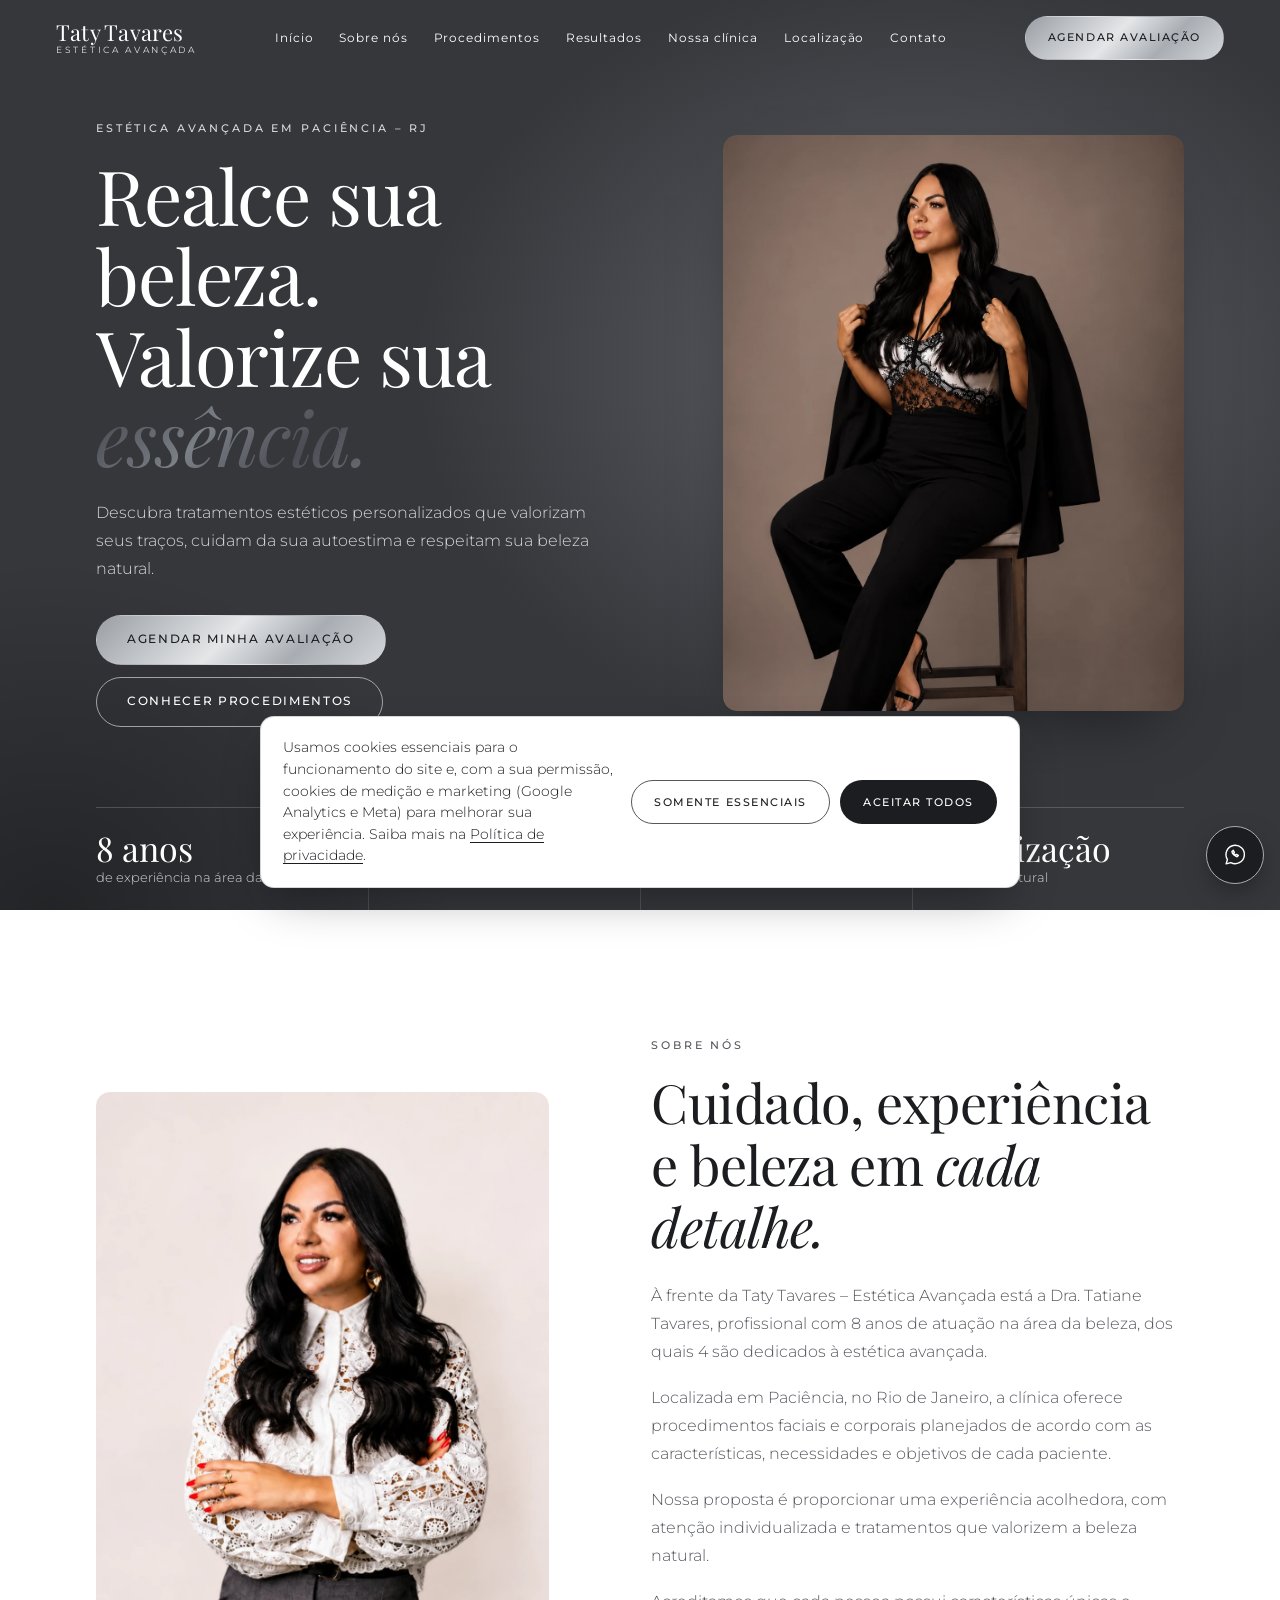
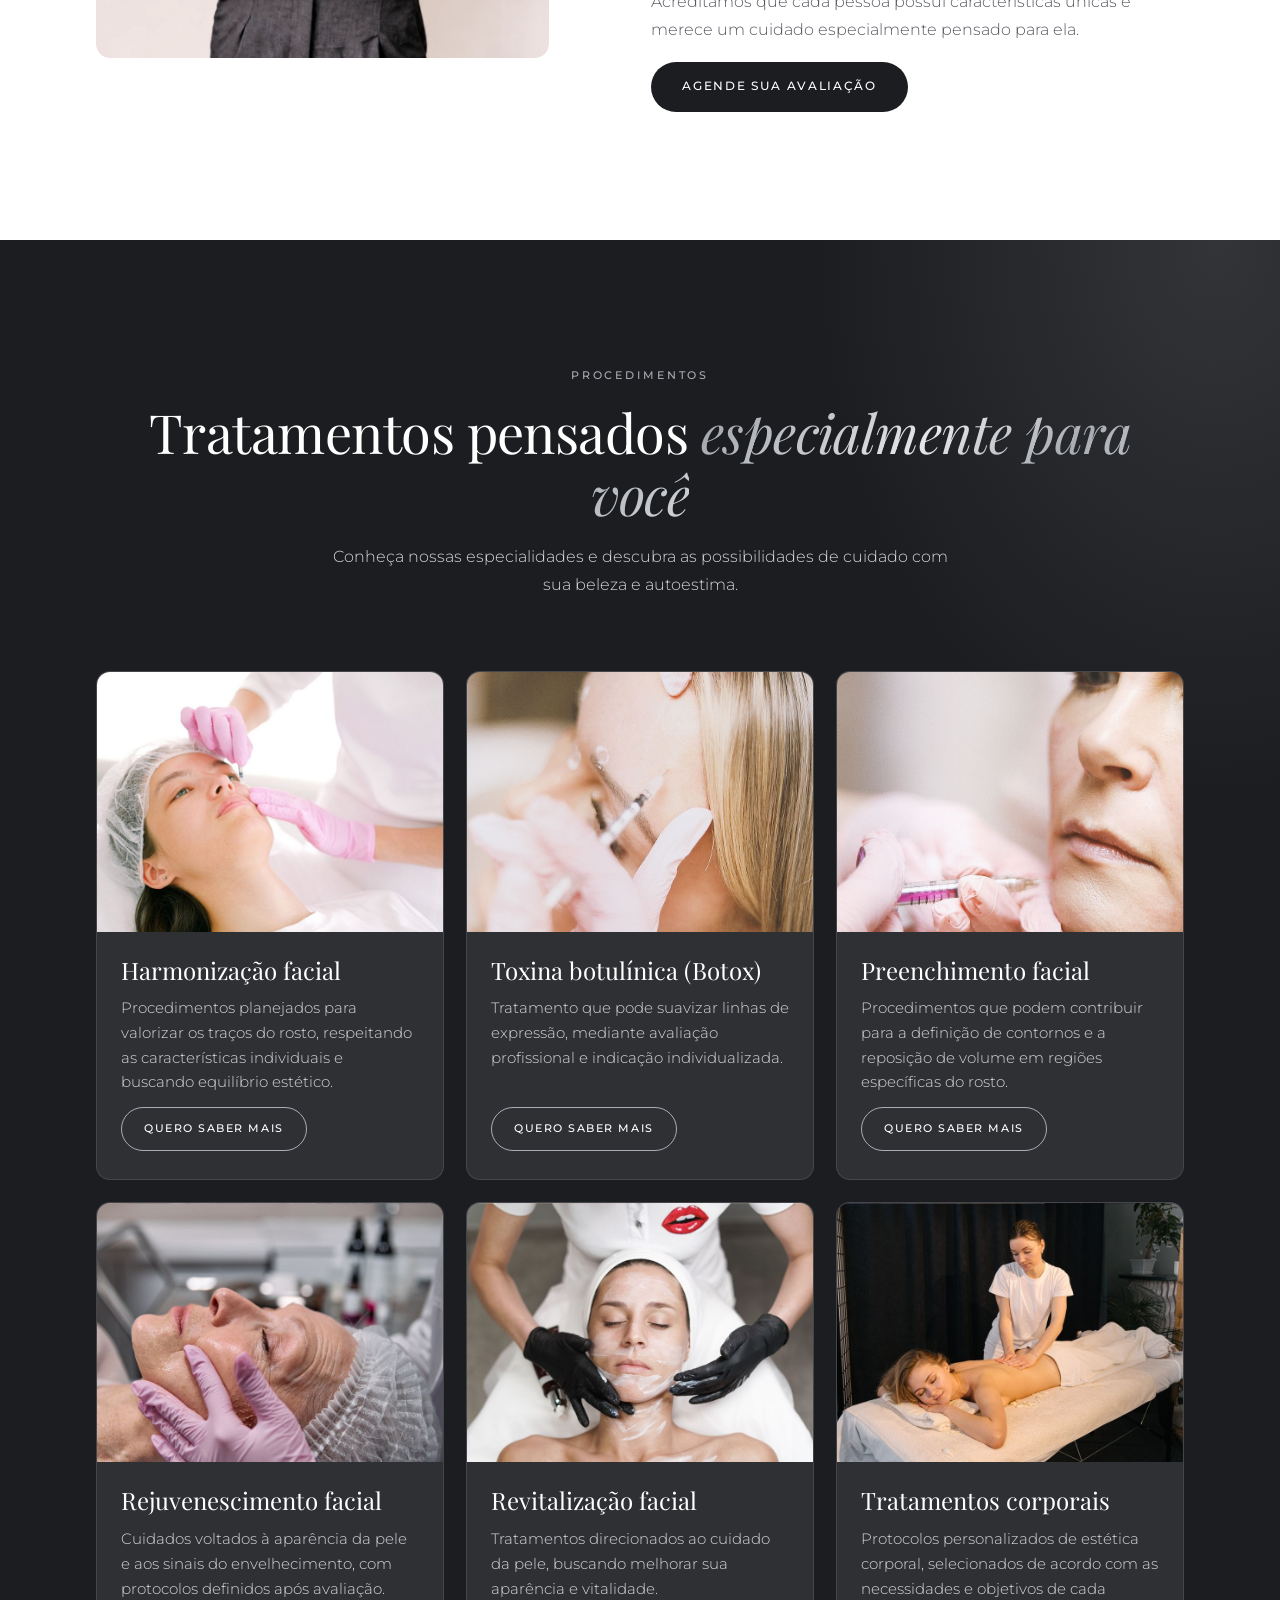
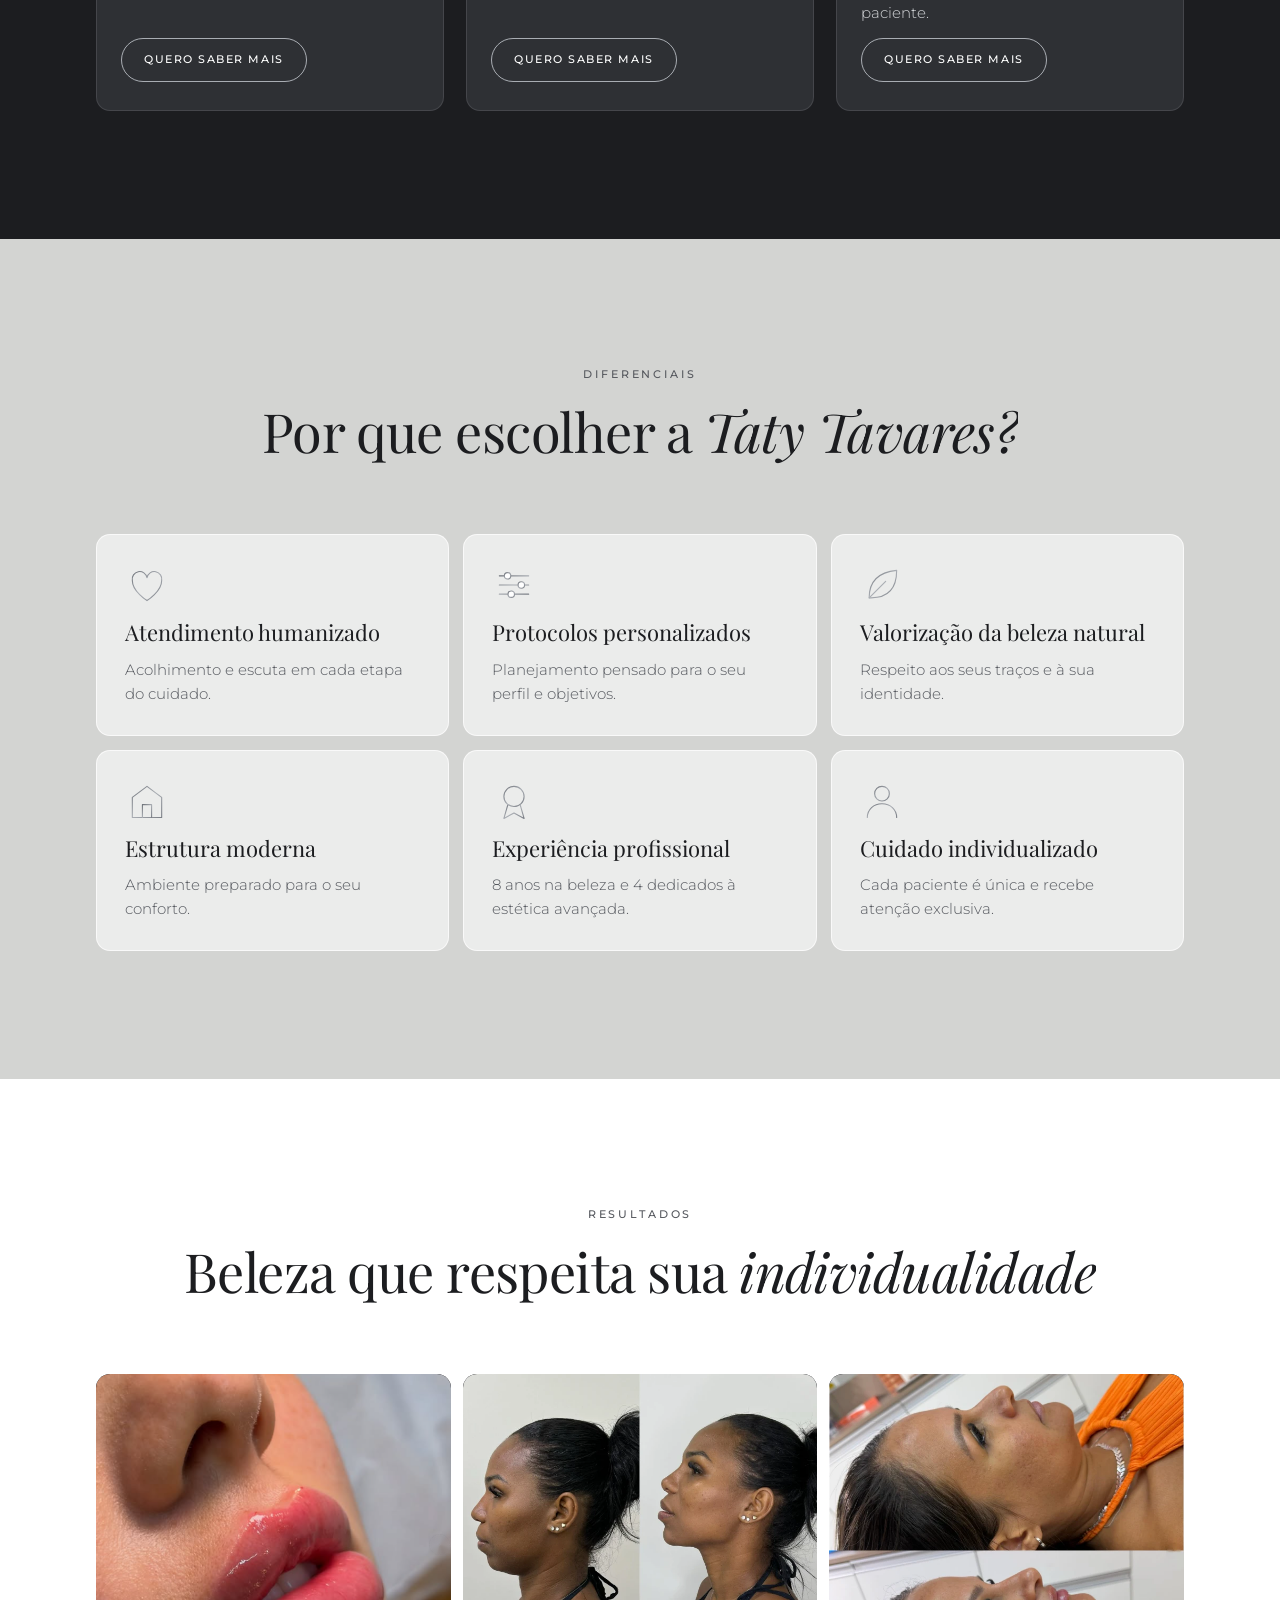
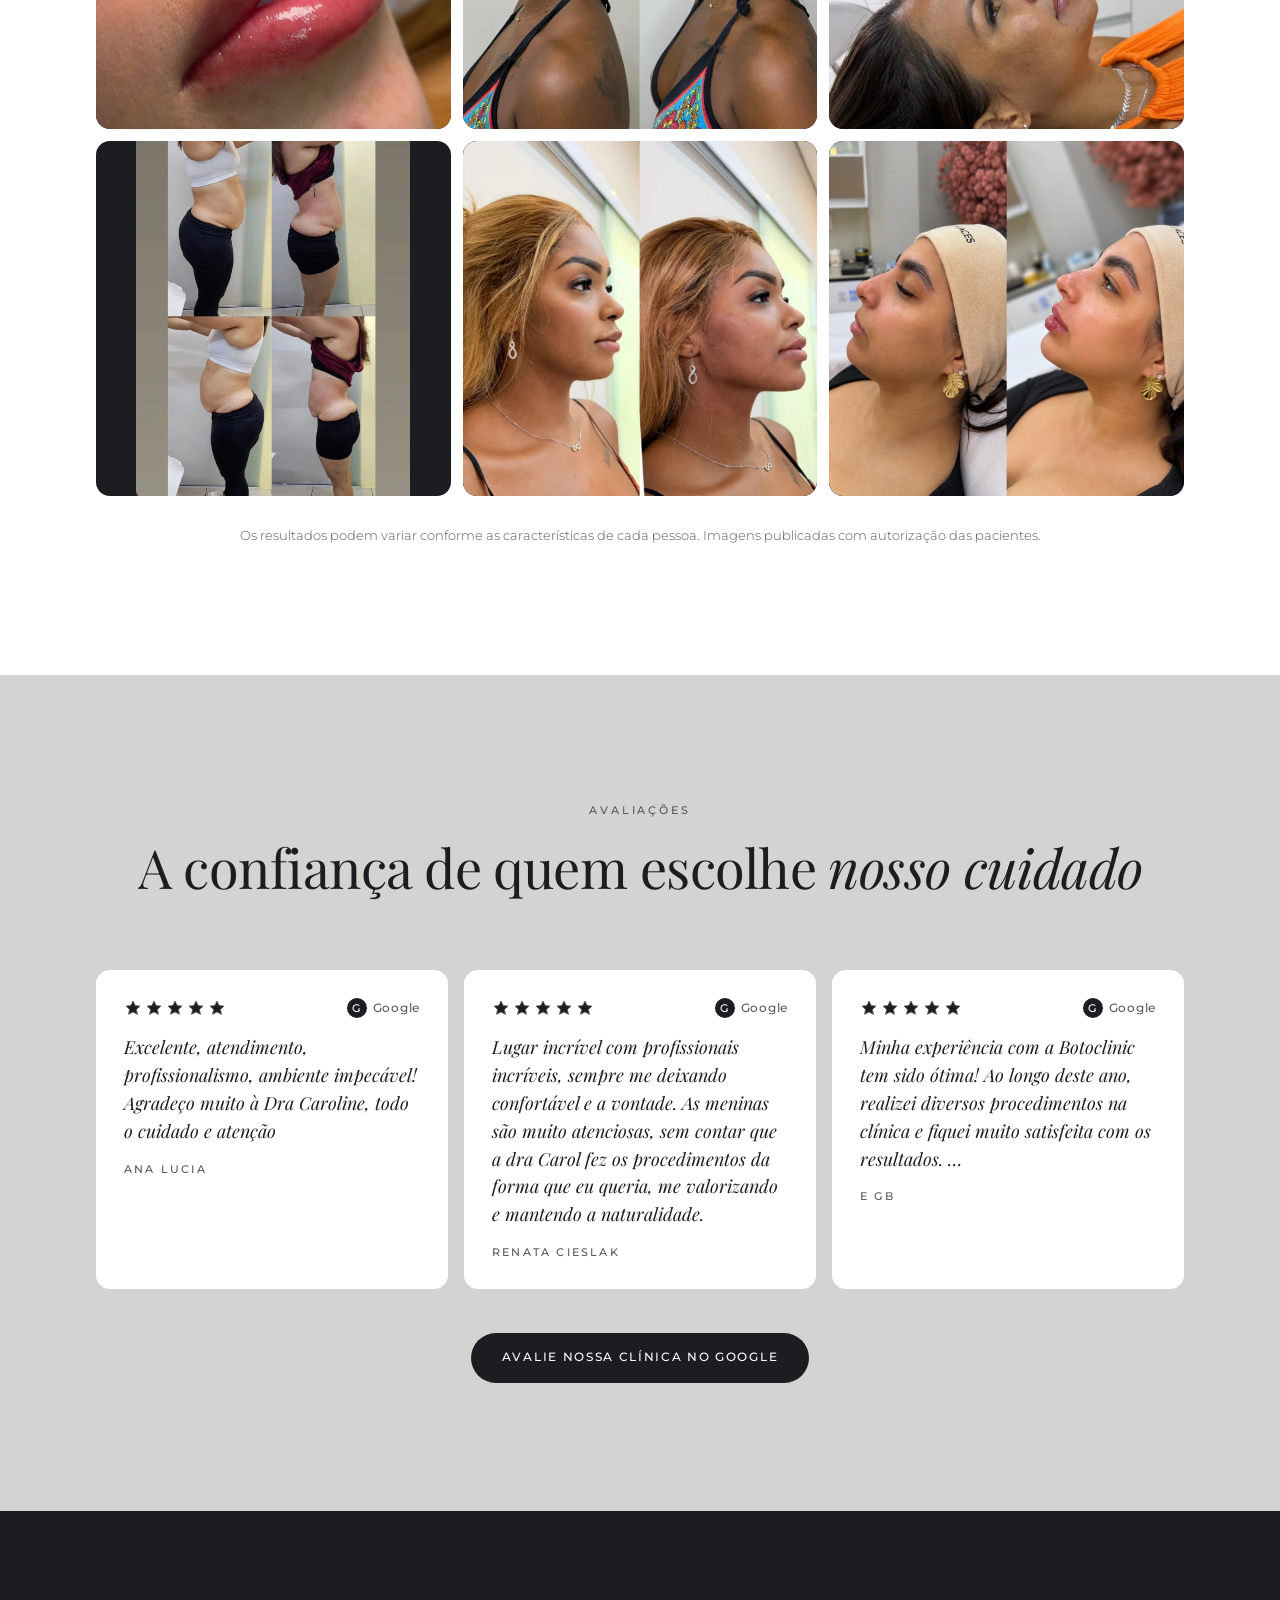
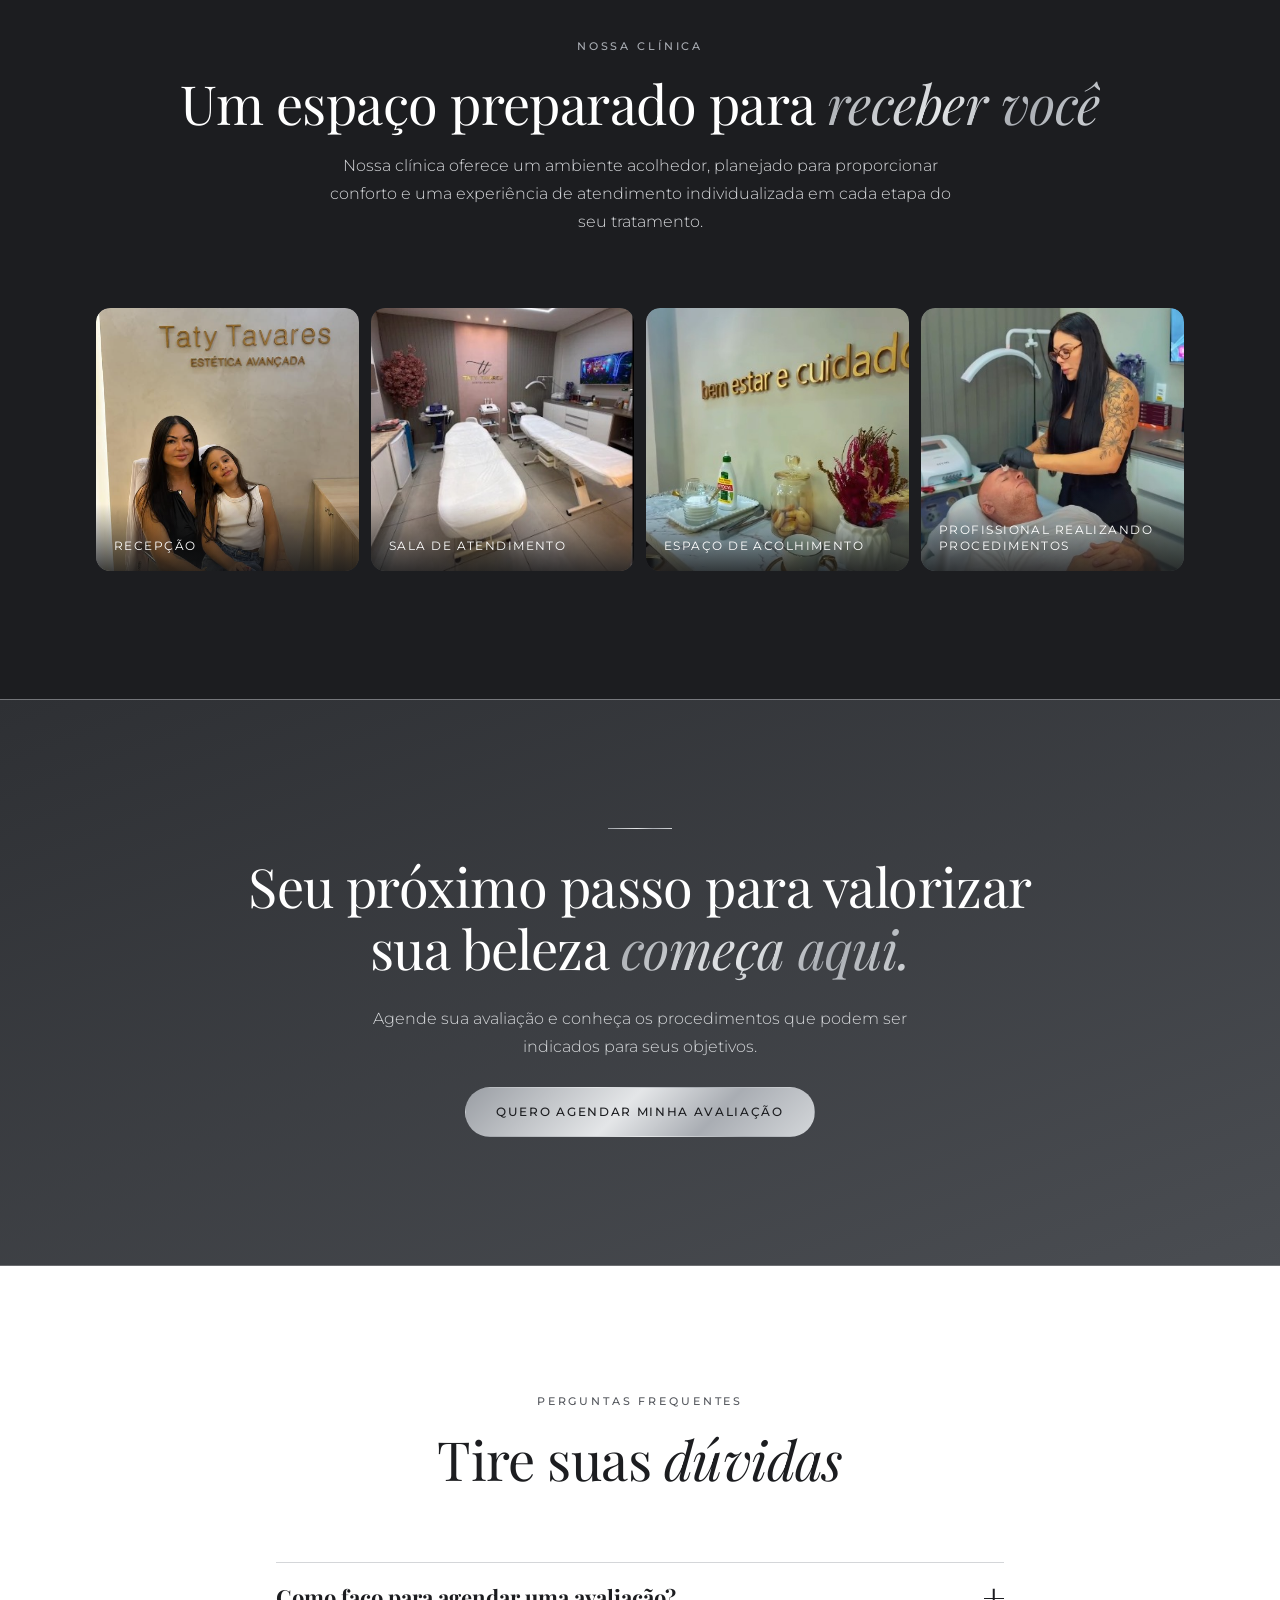
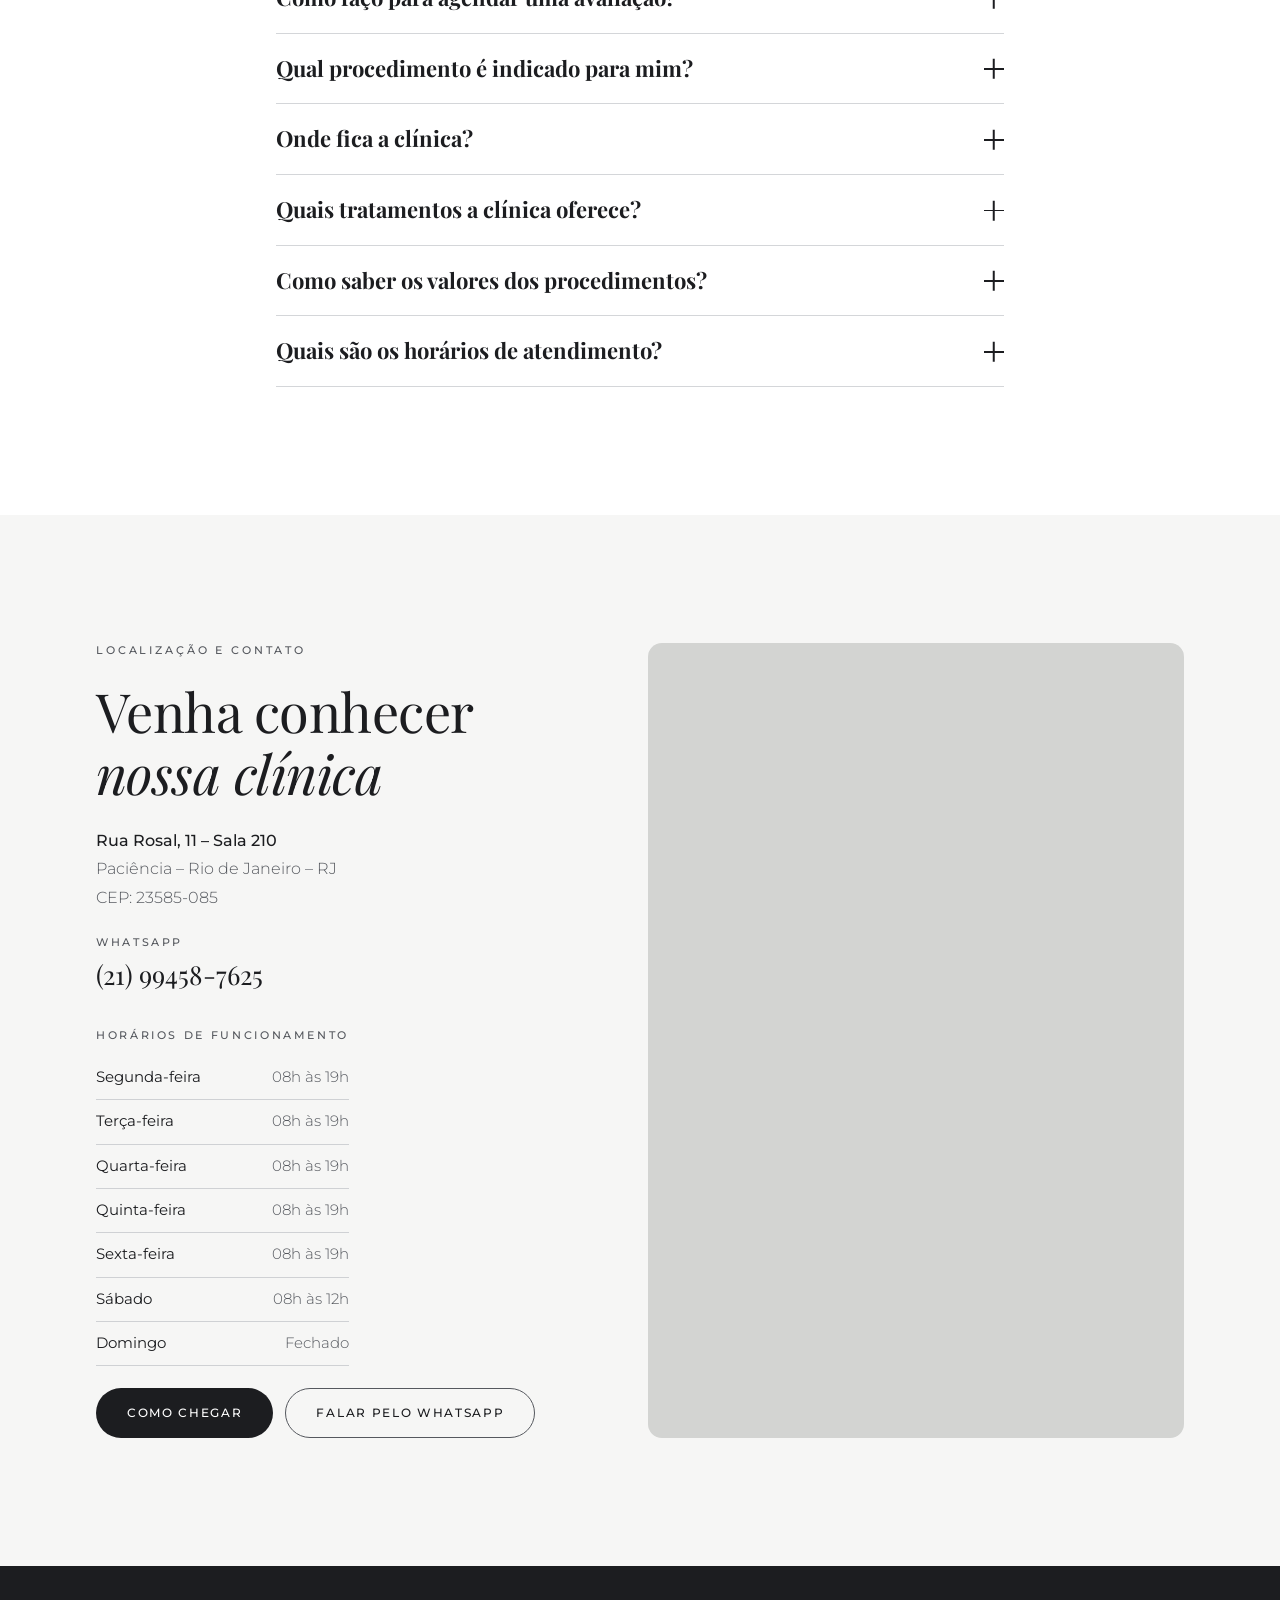
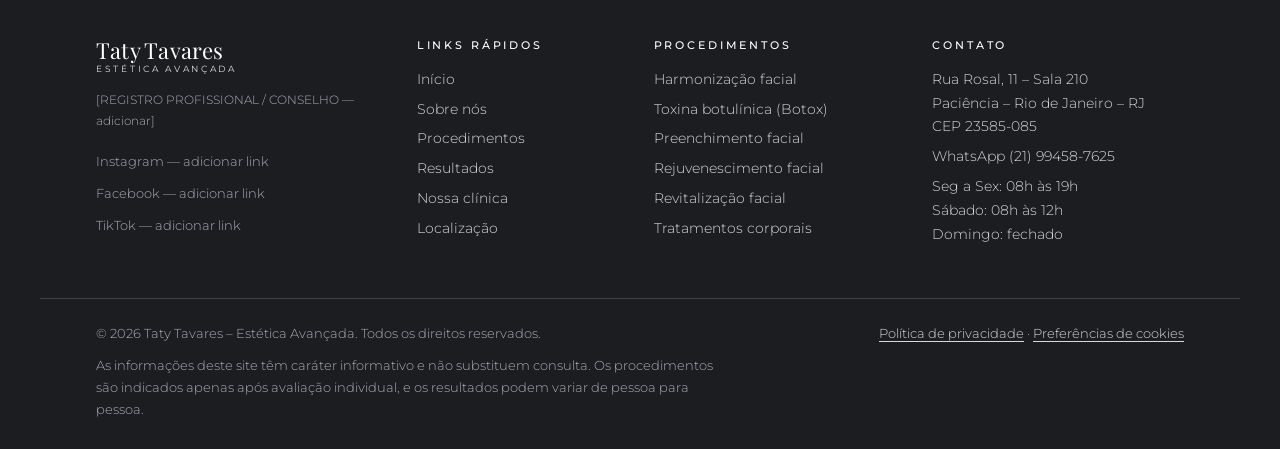
<file: index.html>
<!DOCTYPE html>
<html lang="pt-BR">
<head>
<meta charset="utf-8">
<meta name="viewport" content="width=device-width, initial-scale=1">
<script>document.documentElement.classList.add('js');</script>
<title>Taty Tavares – Estética Avançada em Paciência, Rio de Janeiro</title>
<meta name="description" content="Clínica de estética avançada em Paciência – RJ. Harmonização facial, toxina botulínica, preenchimento, rejuvenescimento e tratamentos corporais com atendimento personalizado. Agende sua avaliação pelo WhatsApp.">
<meta name="theme-color" content="#35373B">
<meta property="og:type" content="website">
<meta property="og:locale" content="pt_BR">
<meta property="og:title" content="Taty Tavares – Estética Avançada em Paciência – RJ">
<meta property="og:description" content="Tratamentos estéticos personalizados que respeitam a sua beleza natural. Agende sua avaliação.">
<meta property="og:image" content="img/og.jpg"><!-- PLACEHOLDER: imagem 1200x630 -->
<link rel="icon" href="data:image/svg+xml,%3Csvg xmlns='http://www.w3.org/2000/svg' viewBox='0 0 64 64'%3E%3Crect width='64' height='64' rx='14' fill='%2335373B'/%3E%3Ctext x='32' y='46' text-anchor='middle' font-family='Georgia,serif' font-size='38' fill='%23D6D8DB'%3ETT%3C/text%3E%3C/svg%3E">
<link rel="preconnect" href="https://fonts.googleapis.com">
<link rel="preconnect" href="https://fonts.gstatic.com" crossorigin>
<link href="https://fonts.googleapis.com/css2?family=Montserrat:wght@300;400;500&family=Playfair+Display:ital,wght@0,400;0,500;1,400&display=swap" rel="stylesheet">
<link rel="stylesheet" href="style.css">
</head>
<body>
<a class="skip" href="#sobre">Pular para o conteúdo</a>

<svg width="0" height="0" style="position:absolute" aria-hidden="true" focusable="false">
  <defs>
    <linearGradient id="gMetal" x1="0" y1="0" x2="1" y2="1">
      <stop offset="0" stop-color="#6F737A"/><stop offset=".5" stop-color="#A9ADB3"/><stop offset="1" stop-color="#7B7F86"/>
    </linearGradient>
  </defs>
</svg>

<!-- 2. Cabeçalho -->
<header class="header" id="header">
  <!-- Para usar a logomarca: troque o conteúdo do link por <img src="img/logo.png" alt="Taty Tavares – Estética Avançada" height="44"> -->
  <a class="logo" href="#inicio" aria-label="Taty Tavares – Estética Avançada, início">
    <span class="logo__n">Taty Tavares</span><span class="logo__s">Estética Avançada</span>
  </a>
  <nav class="nav" aria-label="Principal">
    <a href="#inicio">Início</a>
    <a href="#sobre">Sobre nós</a>
    <a href="#procedimentos">Procedimentos</a>
    <a href="#resultados">Resultados</a>
    <a href="#clinica">Nossa clínica</a>
    <a href="#localizacao">Localização</a>
    <a href="#contato">Contato</a>
  </nav>
  <div class="header__end">
    <a class="btn btn--gold btn--sm" data-wa href="https://wa.me/5521994587625" target="_blank" rel="noopener">Agendar avaliação</a>
    <button class="burger" id="burger" type="button" aria-label="Abrir menu" aria-expanded="false" aria-controls="menu"><span></span><span></span></button>
  </div>
</header>
<div class="menu" id="menu" aria-hidden="true">
  <nav aria-label="Menu móvel">
    <a href="#inicio">Início</a>
    <a href="#sobre">Sobre nós</a>
    <a href="#procedimentos">Procedimentos</a>
    <a href="#resultados">Resultados</a>
    <a href="#clinica">Nossa clínica</a>
    <a href="#localizacao">Localização</a>
    <a href="#contato">Contato</a>
    <a class="btn btn--gold" data-wa href="https://wa.me/5521994587625" target="_blank" rel="noopener">Agendar avaliação</a>
  </nav>
</div>

<main>
<!-- 3. Banner principal -->
<section class="hero" id="inicio">
  <div class="hero__bg" aria-hidden="true"></div>
  <div class="wrap hero__grid">
    <div class="hero__copy">
      <p class="eyebrow" data-reveal>Estética avançada em Paciência – RJ</p>
      <h1 class="display">
        <span class="mask" style="--d:.1s"><span>Realce sua beleza.</span></span>
        <span class="mask" style="--d:.25s"><span>Valorize sua <em class="metal">essência.</em></span></span>
      </h1>
      <p class="lead" data-reveal style="--d:.45s">Descubra tratamentos estéticos personalizados que valorizam seus traços, cuidam da sua autoestima e respeitam sua beleza natural.</p>
      <div class="hero__cta" data-reveal style="--d:.6s">
        <a class="btn btn--gold" data-wa data-ev="hero" href="https://wa.me/5521994587625" target="_blank" rel="noopener">Agendar minha avaliação</a>
        <a class="btn btn--ghost" href="#procedimentos">Conhecer procedimentos</a>
      </div>
    </div>
    <div class="hero__visual" data-reveal style="--d:.3s">
      <div class="ph ph--hero" role="img" aria-label="Dra. Tatiane Tavares, fundadora da Taty Tavares – Estética Avançada" data-label="Foto da Dra. Tatiane Tavares" style="--img:url(img/dra-tatiane-hero.webp)"></div>
    </div>
  </div>

  <div class="wrap">
    <ul class="trust" data-stagger>
      <li data-reveal><b>8 anos</b><span>de experiência na área da beleza</span></li>
      <li data-reveal><b>4 anos</b><span>dedicados à estética avançada</span></li>
      <li data-reveal><b>Atendimento</b><span>personalizado</span></li>
      <li data-reveal><b>Valorização</b><span>da beleza natural</span></li>
    </ul>
  </div>
</section>

<!-- 4. Sobre -->
<section class="about" id="sobre">
  <div class="wrap about__grid">
    <div class="about__photo" data-reveal>
      <div class="ph ph--about" role="img" aria-label="Dra. Tatiane Tavares sorrindo, de braços cruzados" data-label="Foto real da profissional" style="--img:url(img/dra-tatiane-sobre.webp)"></div>
    </div>
    <div class="about__text" data-stagger>
      <p class="label" data-reveal>Sobre nós</p>
      <h2 class="h2"><span class="mask"><span>Cuidado, experiência e beleza em <em>cada detalhe.</em></span></span></h2>
      <p data-reveal>À frente da Taty Tavares – Estética Avançada está a Dra. Tatiane Tavares, profissional com 8 anos de atuação na área da beleza, dos quais 4 são dedicados à estética avançada.</p>
      <p data-reveal>Localizada em Paciência, no Rio de Janeiro, a clínica oferece procedimentos faciais e corporais planejados de acordo com as características, necessidades e objetivos de cada paciente.</p>
      <p data-reveal>Nossa proposta é proporcionar uma experiência acolhedora, com atenção individualizada e tratamentos que valorizem a beleza natural.</p>
      <p data-reveal>Acreditamos que cada pessoa possui características únicas e merece um cuidado especialmente pensado para ela.</p>
      <p data-reveal><a class="btn btn--dark" data-wa data-ev="sobre" href="https://wa.me/5521994587625" target="_blank" rel="noopener">Agende sua avaliação</a></p>
    </div>
  </div>
</section>

<!-- 5. Procedimentos -->
<section class="proc" id="procedimentos">
  <div class="wrap">
    <header class="sec-head sec-head--center">
      <p class="label label--light" data-reveal>Procedimentos</p>
      <h2 class="h2 h2--light"><span class="mask"><span>Tratamentos pensados <em class="metal metal--l">especialmente para você</em></span></span></h2>
      <p class="sub" data-reveal>Conheça nossas especialidades e descubra as possibilidades de cuidado com sua beleza e autoestima.</p>
    </header>
    <div class="cards" data-stagger>
      <!-- Fotos ilustrativas de banco de imagens gratuito (Pexels, licença livre para uso comercial). Troque por fotos reais da clínica quando tiver. -->
      <article class="pcard" data-reveal>
        <div class="ph" style="--img:url(img/proc-harmonizacao.jpg);background-position:40% 35%" role="img" aria-label="Aplicação em procedimento de harmonização facial"></div>
        <div class="pcard__b"><h3>Harmonização facial</h3><p>Procedimentos planejados para valorizar os traços do rosto, respeitando as características individuais e buscando equilíbrio estético.</p>
        <a class="btn btn--line btn--light btn--sm" data-wa data-proc="Harmonização facial" href="https://wa.me/5521994587625" target="_blank" rel="noopener">Quero saber mais</a></div>
      </article>
      <article class="pcard" data-reveal>
        <div class="ph" style="--img:url(img/proc-botox.jpg);background-position:50% 42%" role="img" aria-label="Aplicação na região da testa em procedimento com toxina botulínica"></div>
        <div class="pcard__b"><h3>Toxina botulínica (Botox)</h3><p>Tratamento que pode suavizar linhas de expressão, mediante avaliação profissional e indicação individualizada.</p>
        <a class="btn btn--line btn--light btn--sm" data-wa data-proc="Toxina botulínica (Botox)" href="https://wa.me/5521994587625" target="_blank" rel="noopener">Quero saber mais</a></div>
      </article>
      <article class="pcard" data-reveal>
        <div class="ph" style="--img:url(img/proc-preenchimento.jpg);background-position:70% 45%" role="img" aria-label="Aplicação em procedimento de preenchimento facial"></div>
        <div class="pcard__b"><h3>Preenchimento facial</h3><p>Procedimentos que podem contribuir para a definição de contornos e a reposição de volume em regiões específicas do rosto.</p>
        <a class="btn btn--line btn--light btn--sm" data-wa data-proc="Preenchimento facial" href="https://wa.me/5521994587625" target="_blank" rel="noopener">Quero saber mais</a></div>
      </article>
      <article class="pcard" data-reveal>
        <div class="ph" style="--img:url(img/proc-rejuvenescimento.jpg);background-position:30% 50%" role="img" aria-label="Cuidado com a pele do rosto em atendimento de rejuvenescimento"></div>
        <div class="pcard__b"><h3>Rejuvenescimento facial</h3><p>Cuidados voltados à aparência da pele e aos sinais do envelhecimento, com protocolos definidos após avaliação.</p>
        <a class="btn btn--line btn--light btn--sm" data-wa data-proc="Rejuvenescimento facial" href="https://wa.me/5521994587625" target="_blank" rel="noopener">Quero saber mais</a></div>
      </article>
      <article class="pcard" data-reveal>
        <div class="ph" style="--img:url(img/proc-revitalizacao.jpg);background-position:50% 40%" role="img" aria-label="Tratamento de limpeza e cuidado da pele do rosto"></div>
        <div class="pcard__b"><h3>Revitalização facial</h3><p>Tratamentos direcionados ao cuidado da pele, buscando melhorar sua aparência e vitalidade.</p>
        <a class="btn btn--line btn--light btn--sm" data-wa data-proc="Revitalização facial" href="https://wa.me/5521994587625" target="_blank" rel="noopener">Quero saber mais</a></div>
      </article>
      <article class="pcard" data-reveal>
        <div class="ph" style="--img:url(img/proc-corporal.jpg);background-position:40% 50%" role="img" aria-label="Atendimento de estética corporal"></div>
        <div class="pcard__b"><h3>Tratamentos corporais</h3><p>Protocolos personalizados de estética corporal, selecionados de acordo com as necessidades e objetivos de cada paciente.</p>
        <a class="btn btn--line btn--light btn--sm" data-wa data-proc="Tratamentos corporais" href="https://wa.me/5521994587625" target="_blank" rel="noopener">Quero saber mais</a></div>
      </article>
    </div>
  </div>
</section>

<!-- 6. Diferenciais -->
<section class="diffs" id="diferenciais">
  <div class="wrap">
    <header class="sec-head sec-head--center">
      <p class="label" data-reveal>Diferenciais</p>
      <h2 class="h2"><span class="mask"><span>Por que escolher a <em>Taty Tavares?</em></span></span></h2>
    </header>
    <div class="diffs__grid" data-stagger>
      <article class="diff" data-reveal>
        <svg viewBox="0 0 48 48" width="44" height="44" fill="none" stroke="url(#gMetal)" stroke-width="1.2" stroke-linecap="round" stroke-linejoin="round" aria-hidden="true"><path d="M24 41S8 31 8 19a8 8 0 0 1 16-3 8 8 0 0 1 16 3c0 12-16 22-16 22z"/></svg>
        <h3>Atendimento humanizado</h3><p>Acolhimento e escuta em cada etapa do cuidado.</p>
      </article>
      <article class="diff" data-reveal>
        <svg viewBox="0 0 48 48" width="44" height="44" fill="none" stroke="url(#gMetal)" stroke-width="1.2" stroke-linecap="round" stroke-linejoin="round" aria-hidden="true"><path d="M8 14h32M8 24h32M8 34h32"/><circle cx="17" cy="14" r="3.5" fill="#fff"/><circle cx="32" cy="24" r="3.5" fill="#fff"/><circle cx="21" cy="34" r="3.5" fill="#fff"/></svg>
        <h3>Protocolos personalizados</h3><p>Planejamento pensado para o seu perfil e objetivos.</p>
      </article>
      <article class="diff" data-reveal>
        <svg viewBox="0 0 48 48" width="44" height="44" fill="none" stroke="url(#gMetal)" stroke-width="1.2" stroke-linecap="round" stroke-linejoin="round" aria-hidden="true"><path d="M10 38C10 20 20 10 40 8c0 20-10 30-28 30z"/><path d="M10 38L28 20"/></svg>
        <h3>Valorização da beleza natural</h3><p>Respeito aos seus traços e à sua identidade.</p>
      </article>
      <article class="diff" data-reveal>
        <svg viewBox="0 0 48 48" width="44" height="44" fill="none" stroke="url(#gMetal)" stroke-width="1.2" stroke-linecap="round" stroke-linejoin="round" aria-hidden="true"><path d="M8 42V20L24 8l16 12v22z"/><path d="M19 42V28h10v14"/></svg>
        <h3>Estrutura moderna</h3><p>Ambiente preparado para o seu conforto.</p>
      </article>
      <article class="diff" data-reveal>
        <svg viewBox="0 0 48 48" width="44" height="44" fill="none" stroke="url(#gMetal)" stroke-width="1.2" stroke-linecap="round" stroke-linejoin="round" aria-hidden="true"><circle cx="24" cy="19" r="11"/><path d="M17 29l-4 14 11-6 11 6-4-14"/></svg>
        <h3>Experiência profissional</h3><p>8 anos na beleza e 4 dedicados à estética avançada.</p>
      </article>
      <article class="diff" data-reveal>
        <svg viewBox="0 0 48 48" width="44" height="44" fill="none" stroke="url(#gMetal)" stroke-width="1.2" stroke-linecap="round" stroke-linejoin="round" aria-hidden="true"><circle cx="24" cy="16" r="8"/><path d="M8 42c0-9 7-15 16-15s16 6 16 15"/></svg>
        <h3>Cuidado individualizado</h3><p>Cada paciente é única e recebe atenção exclusiva.</p>
      </article>
    </div>
  </div>
</section>

<!-- 7. Resultados -->
<section class="results" id="resultados">
  <div class="wrap">
    <header class="sec-head sec-head--center">
      <p class="label" data-reveal>Resultados</p>
      <h2 class="h2"><span class="mask"><span>Beleza que respeita sua <em>individualidade</em></span></span></h2>
    </header>
    <!-- Fotos reais enviadas pela clínica. Mantenha somente imagens com autorização escrita das pacientes, conforme as normas do conselho profissional.
         Em cada botão preencha data-src="img/arquivo.jpg" e style="--img:url(img/arquivo.jpg)". -->
    <div class="gal gal--3" data-stagger>
      <button class="g" type="button" data-lb="res" data-src="img/resultado-1.png" data-label="Resultado 1" aria-label="Ampliar foto do resultado 1" data-reveal><span class="ph" style="--img:url(img/resultado-1.png)"></span></button>
      <button class="g" type="button" data-lb="res" data-src="img/resultado-2.webp" data-label="Resultado 2" aria-label="Ampliar foto do resultado 2" data-reveal><span class="ph" style="--img:url(img/resultado-2.webp)"></span></button>
      <button class="g" type="button" data-lb="res" data-src="img/resultado-3.webp" data-label="Resultado 3" aria-label="Ampliar foto do resultado 3" data-reveal><span class="ph" style="--img:url(img/resultado-3.webp)"></span></button>
      <button class="g" type="button" data-lb="res" data-src="img/resultado-4.png" data-label="Resultado 4" aria-label="Ampliar foto do resultado 4" data-reveal><span class="ph" style="--img:url(img/resultado-4.png)"></span></button>
      <button class="g" type="button" data-lb="res" data-src="img/resultado-5.webp" data-label="Resultado 5" aria-label="Ampliar foto do resultado 5" data-reveal><span class="ph" style="--img:url(img/resultado-5.webp)"></span></button>
      <button class="g" type="button" data-lb="res" data-src="img/resultado-6.webp" data-label="Resultado 6" aria-label="Ampliar foto do resultado 6" data-reveal><span class="ph" style="--img:url(img/resultado-6.webp)"></span></button>
    </div>
    <p class="note" data-reveal>Os resultados podem variar conforme as características de cada pessoa. Imagens publicadas com autorização das pacientes.</p>
  </div>
</section>

<!-- 8. Avaliações -->
<section class="reviews" id="avaliacoes">
  <div class="wrap">
    <header class="sec-head sec-head--center">
      <p class="label" data-reveal>Avaliações</p>
      <h2 class="h2"><span class="mask"><span>A confiança de quem escolhe <em>nosso cuidado</em></span></span></h2>
    </header>
    <!-- Avaliações do Google transcritas exatamente como aparecem. Não altere o texto; para incluir outra, copie nome, nota (data-stars 1–5) e comentário. -->
    <div class="rev-grid" data-stagger>
      <figure class="rev" data-reveal data-stars="5">
        <div class="rev__top"><span class="stars" aria-label="Nota 5 de 5"></span><span class="rev__g"><b>G</b> Google</span></div>
        <blockquote>Excelente, atendimento, profissionalismo, ambiente impecável! Agradeço muito à Dra Caroline, todo o cuidado e atenção</blockquote>
        <figcaption>Ana Lucia</figcaption>
      </figure>
      <figure class="rev" data-reveal data-stars="5">
        <div class="rev__top"><span class="stars" aria-label="Nota 5 de 5"></span><span class="rev__g"><b>G</b> Google</span></div>
        <blockquote>Lugar incrível com profissionais incríveis, sempre me deixando confortável e a vontade. As meninas são muito atenciosas, sem contar que a dra Carol fez os procedimentos da forma que eu queria, me valorizando e mantendo a naturalidade.</blockquote>
        <figcaption>Renata Cieslak</figcaption>
      </figure>
      <figure class="rev" data-reveal data-stars="5">
        <div class="rev__top"><span class="stars" aria-label="Nota 5 de 5"></span><span class="rev__g"><b>G</b> Google</span></div>
        <blockquote>Minha experiência com a Botoclinic tem sido ótima! Ao longo deste ano, realizei diversos procedimentos na clínica e fiquei muito satisfeita com os resultados. …</blockquote>
        <figcaption>E GB</figcaption>
      </figure>
    </div>
    <p class="center" data-reveal><a class="btn btn--dark" data-ev="google_review" href="https://g.page/r/CTEe6VRW9ayTEBM/review" target="_blank" rel="noopener">Avalie nossa clínica no Google</a></p>
  </div>
</section>

<!-- 9. Estrutura -->
<section class="clinic" id="clinica">
  <div class="wrap">
    <header class="sec-head sec-head--center">
      <p class="label label--light" data-reveal>Nossa clínica</p>
      <h2 class="h2 h2--light"><span class="mask"><span>Um espaço preparado para <em class="metal metal--l">receber você</em></span></span></h2>
      <p class="sub" data-reveal>Nossa clínica oferece um ambiente acolhedor, planejado para proporcionar conforto e uma experiência de atendimento individualizada em cada etapa do seu tratamento.</p>
    </header>
    <!-- FOTOS REAIS: preencha data-src e --img em cada item. Clique para ampliar. -->
    <div class="gal gal--clinic" data-stagger>
      <button class="g" type="button" data-lb="cli" data-src="img/clinica-recepcao.png" data-label="Recepção" aria-label="Ampliar foto da recepção" data-reveal><span class="ph" style="--img:url(img/clinica-recepcao.png);background-position:50% 78%"></span><em>Recepção</em></button>
      <button class="g" type="button" data-lb="cli" data-src="img/clinica-sala.jpg" data-label="Sala de atendimento" aria-label="Ampliar foto: Sala de atendimento" data-reveal><span class="ph" style="--img:url(img/clinica-sala.jpg);background-position:50% 70%"></span><em>Sala de atendimento</em></button>
      <button class="g" type="button" data-lb="cli" data-src="img/clinica-estrutura.jpg" data-label="Espaço de acolhimento" aria-label="Ampliar foto: Espaço de acolhimento" data-reveal><span class="ph" style="--img:url(img/clinica-estrutura.jpg);background-position:50% 55%"></span><em>Espaço de acolhimento</em></button>
      <button class="g" type="button" data-lb="cli" data-src="img/clinica-procedimento.jpg" data-label="Profissional realizando procedimentos" aria-label="Ampliar foto: Profissional realizando procedimentos" data-reveal><span class="ph" style="--img:url(img/clinica-procedimento.jpg);background-position:50% 80%"></span><em>Profissional realizando procedimentos</em></button>
    </div>
  </div>
</section>

<!-- 10. Banner de conversão -->
<section class="cta">
  <div class="wrap wrap--narrow cta__in" data-stagger>
    <span class="cta__rule" aria-hidden="true"></span>
    <h2 class="h2 h2--light" data-reveal>Seu próximo passo para valorizar sua beleza <em class="metal metal--l">começa aqui.</em></h2>
    <p data-reveal>Agende sua avaliação e conheça os procedimentos que podem ser indicados para seus objetivos.</p>
    <p data-reveal><a class="btn btn--gold" data-wa data-ev="banner_final" href="https://wa.me/5521994587625" target="_blank" rel="noopener">Quero agendar minha avaliação</a></p>
  </div>
</section>

<!-- 11. FAQ -->
<section class="faq" id="duvidas">
  <div class="wrap wrap--faq">
    <header class="sec-head sec-head--center">
      <p class="label" data-reveal>Perguntas frequentes</p>
      <h2 class="h2"><span class="mask"><span>Tire suas <em>dúvidas</em></span></span></h2>
    </header>
    <div class="acc" data-acc data-reveal>
      <div class="acc__item"><h3><button class="acc__q" type="button" aria-expanded="false" aria-controls="a1" id="q1">Como faço para agendar uma avaliação?<i aria-hidden="true"></i></button></h3><div class="acc__a" id="a1" role="region" aria-labelledby="q1"><div><p>Entre em contato com nossa equipe pelo WhatsApp para consultar os horários disponíveis.</p></div></div></div>
      <div class="acc__item"><h3><button class="acc__q" type="button" aria-expanded="false" aria-controls="a2" id="q2">Qual procedimento é indicado para mim?<i aria-hidden="true"></i></button></h3><div class="acc__a" id="a2" role="region" aria-labelledby="q2"><div><p>A indicação depende de uma avaliação individualizada, considerando suas características, necessidades e objetivos.</p></div></div></div>
      <div class="acc__item"><h3><button class="acc__q" type="button" aria-expanded="false" aria-controls="a3" id="q3">Onde fica a clínica?<i aria-hidden="true"></i></button></h3><div class="acc__a" id="a3" role="region" aria-labelledby="q3"><div><p>Estamos na Rua Rosal, 11, Sala 210, em Paciência, Rio de Janeiro.</p></div></div></div>
      <div class="acc__item"><h3><button class="acc__q" type="button" aria-expanded="false" aria-controls="a4" id="q4">Quais tratamentos a clínica oferece?<i aria-hidden="true"></i></button></h3><div class="acc__a" id="a4" role="region" aria-labelledby="q4"><div><p>Oferecemos tratamentos faciais, corporais e procedimentos de harmonização facial.</p></div></div></div>
      <div class="acc__item"><h3><button class="acc__q" type="button" aria-expanded="false" aria-controls="a5" id="q5">Como saber os valores dos procedimentos?<i aria-hidden="true"></i></button></h3><div class="acc__a" id="a5" role="region" aria-labelledby="q5"><div><p>Entre em contato com nossa equipe para obter informações sobre valores e condições de pagamento.</p></div></div></div>
      <div class="acc__item"><h3><button class="acc__q" type="button" aria-expanded="false" aria-controls="a6" id="q6">Quais são os horários de atendimento?<i aria-hidden="true"></i></button></h3><div class="acc__a" id="a6" role="region" aria-labelledby="q6"><div><p>De segunda a sexta-feira, das 8h às 19h, e aos sábados, das 8h às 12h.</p></div></div></div>
    </div>
  </div>
</section>

<!-- 12. Localização e contato -->
<section class="loc" id="localizacao">
  <div class="wrap loc__grid">
    <div class="loc__info" data-stagger>
      <p class="label" data-reveal>Localização e contato</p>
      <h2 class="h2" data-reveal>Venha conhecer <em>nossa clínica</em></h2>
      <address class="loc__addr" data-reveal>
        <b>Rua Rosal, 11 – Sala 210</b>
        Paciência – Rio de Janeiro – RJ<br>CEP: 23585-085
      </address>
      <p class="loc__wa" data-reveal><small>WhatsApp</small><a data-wa href="https://wa.me/5521994587625" target="_blank" rel="noopener">(21) 99458-7625</a></p>
      <div data-reveal>
        <small class="loc__hl">Horários de funcionamento</small>
        <table class="hours">
          <tbody>
            <tr><th scope="row">Segunda-feira</th><td>08h às 19h</td></tr>
            <tr><th scope="row">Terça-feira</th><td>08h às 19h</td></tr>
            <tr><th scope="row">Quarta-feira</th><td>08h às 19h</td></tr>
            <tr><th scope="row">Quinta-feira</th><td>08h às 19h</td></tr>
            <tr><th scope="row">Sexta-feira</th><td>08h às 19h</td></tr>
            <tr><th scope="row">Sábado</th><td>08h às 12h</td></tr>
            <tr><th scope="row">Domingo</th><td>Fechado</td></tr>
          </tbody>
        </table>
      </div>
      <div class="loc__btns" data-reveal>
        <a class="btn btn--dark" data-ev="como_chegar" href="https://www.google.com/maps/dir/?api=1&destination=Rua+Rosal+11+Paci%C3%AAncia+Rio+de+Janeiro+RJ" target="_blank" rel="noopener">Como chegar</a>
        <a class="btn btn--line" data-wa data-ev="localizacao" href="https://wa.me/5521994587625" target="_blank" rel="noopener">Falar pelo WhatsApp</a>
      </div>
    </div>
    <div class="loc__map" data-reveal>
      <iframe title="Mapa com a localização da clínica Taty Tavares" loading="lazy" referrerpolicy="no-referrer-when-downgrade" src="https://www.google.com/maps?q=Rua+Rosal,+11,+Paci%C3%AAncia,+Rio+de+Janeiro,+RJ&output=embed"></iframe>
    </div>
  </div>
</section>
</main>

<!-- 13. Rodapé -->
<footer class="foot" id="contato">
  <div class="wrap foot__grid">
    <div class="foot__brand">
      <a class="logo logo--foot" href="#inicio"><span class="logo__n">Taty Tavares</span><span class="logo__s">Estética Avançada</span></a>
      <p class="foot__reg">[REGISTRO PROFISSIONAL / CONSELHO — adicionar]</p>
      <ul class="social" data-social aria-label="Redes sociais">
        <li data-net="instagram"><span>Instagram — adicionar link</span></li>
        <li data-net="facebook"><span>Facebook — adicionar link</span></li>
        <li data-net="tiktok"><span>TikTok — adicionar link</span></li>
      </ul>
    </div>
    <nav class="foot__col" aria-label="Links rápidos">
      <h3>Links rápidos</h3>
      <a href="#inicio">Início</a><a href="#sobre">Sobre nós</a><a href="#procedimentos">Procedimentos</a><a href="#resultados">Resultados</a><a href="#clinica">Nossa clínica</a><a href="#localizacao">Localização</a>
    </nav>
    <div class="foot__col">
      <h3>Procedimentos</h3>
      <span>Harmonização facial</span><span>Toxina botulínica (Botox)</span><span>Preenchimento facial</span><span>Rejuvenescimento facial</span><span>Revitalização facial</span><span>Tratamentos corporais</span>
    </div>
    <div class="foot__col">
      <h3>Contato</h3>
      <span>Rua Rosal, 11 – Sala 210<br>Paciência – Rio de Janeiro – RJ<br>CEP 23585-085</span>
      <a data-wa href="https://wa.me/5521994587625" target="_blank" rel="noopener">WhatsApp (21) 99458-7625</a>
      <span>Seg a Sex: 08h às 19h<br>Sábado: 08h às 12h<br>Domingo: fechado</span>
    </div>
  </div>
  <div class="wrap foot__legal">
    <p>© <span data-year>2026</span> Taty Tavares – Estética Avançada. Todos os direitos reservados.</p>
    <p><a href="privacidade.html">Política de privacidade</a> · <button type="button" class="linkbtn" data-cookie-open>Preferências de cookies</button></p>
    <p class="foot__disc">As informações deste site têm caráter informativo e não substituem consulta. Os procedimentos são indicados apenas após avaliação individual, e os resultados podem variar de pessoa para pessoa.</p>
  </div>
</footer>

<a class="wa-float" data-wa data-ev="float" href="https://wa.me/5521994587625" target="_blank" rel="noopener" aria-label="Falar pelo WhatsApp">
  <svg viewBox="0 0 24 24" width="26" height="26" fill="none" stroke="#fff" stroke-width="1.3" stroke-linecap="round" stroke-linejoin="round" aria-hidden="true"><path d="M3.800 20.200l1.200-4.100A8.500 8.500 0 1 1 8.100 19z"/><path d="M9.200 8.800c.3 2.200 2.500 4.400 4.700 4.800l1.200-1.200-1.800-1-.8.800c-.8-.4-1.500-1.100-1.900-1.900l.8-.8-1-1.800z"/></svg>
</a>

<!-- Lightbox -->
<div class="lb" id="lb" role="dialog" aria-modal="true" aria-label="Galeria de fotografias" hidden>
  <button class="lb__x" type="button" data-lb-close aria-label="Fechar">×</button>
  <button class="lb__n lb__n--p" type="button" data-lb-prev aria-label="Foto anterior">‹</button>
  <figure class="lb__f"><div class="lb__stage" data-lb-stage></div><figcaption data-lb-cap></figcaption></figure>
  <button class="lb__n lb__n--n" type="button" data-lb-next aria-label="Próxima foto">›</button>
</div>

<!-- Consentimento de cookies -->
<div class="cookie" id="cookie" role="dialog" aria-live="polite" aria-label="Aviso de cookies" hidden>
  <p>Usamos cookies essenciais para o funcionamento do site e, com a sua permissão, cookies de medição e marketing (Google Analytics e Meta) para melhorar sua experiência. Saiba mais na <a href="privacidade.html">Política de privacidade</a>.</p>
  <div class="cookie__b">
    <button type="button" class="btn btn--line btn--sm" data-cookie="no">Somente essenciais</button>
    <button type="button" class="btn btn--dark btn--sm" data-cookie="yes">Aceitar todos</button>
  </div>
</div>

<script src="script.js"></script>
</body>
</html>
</file>
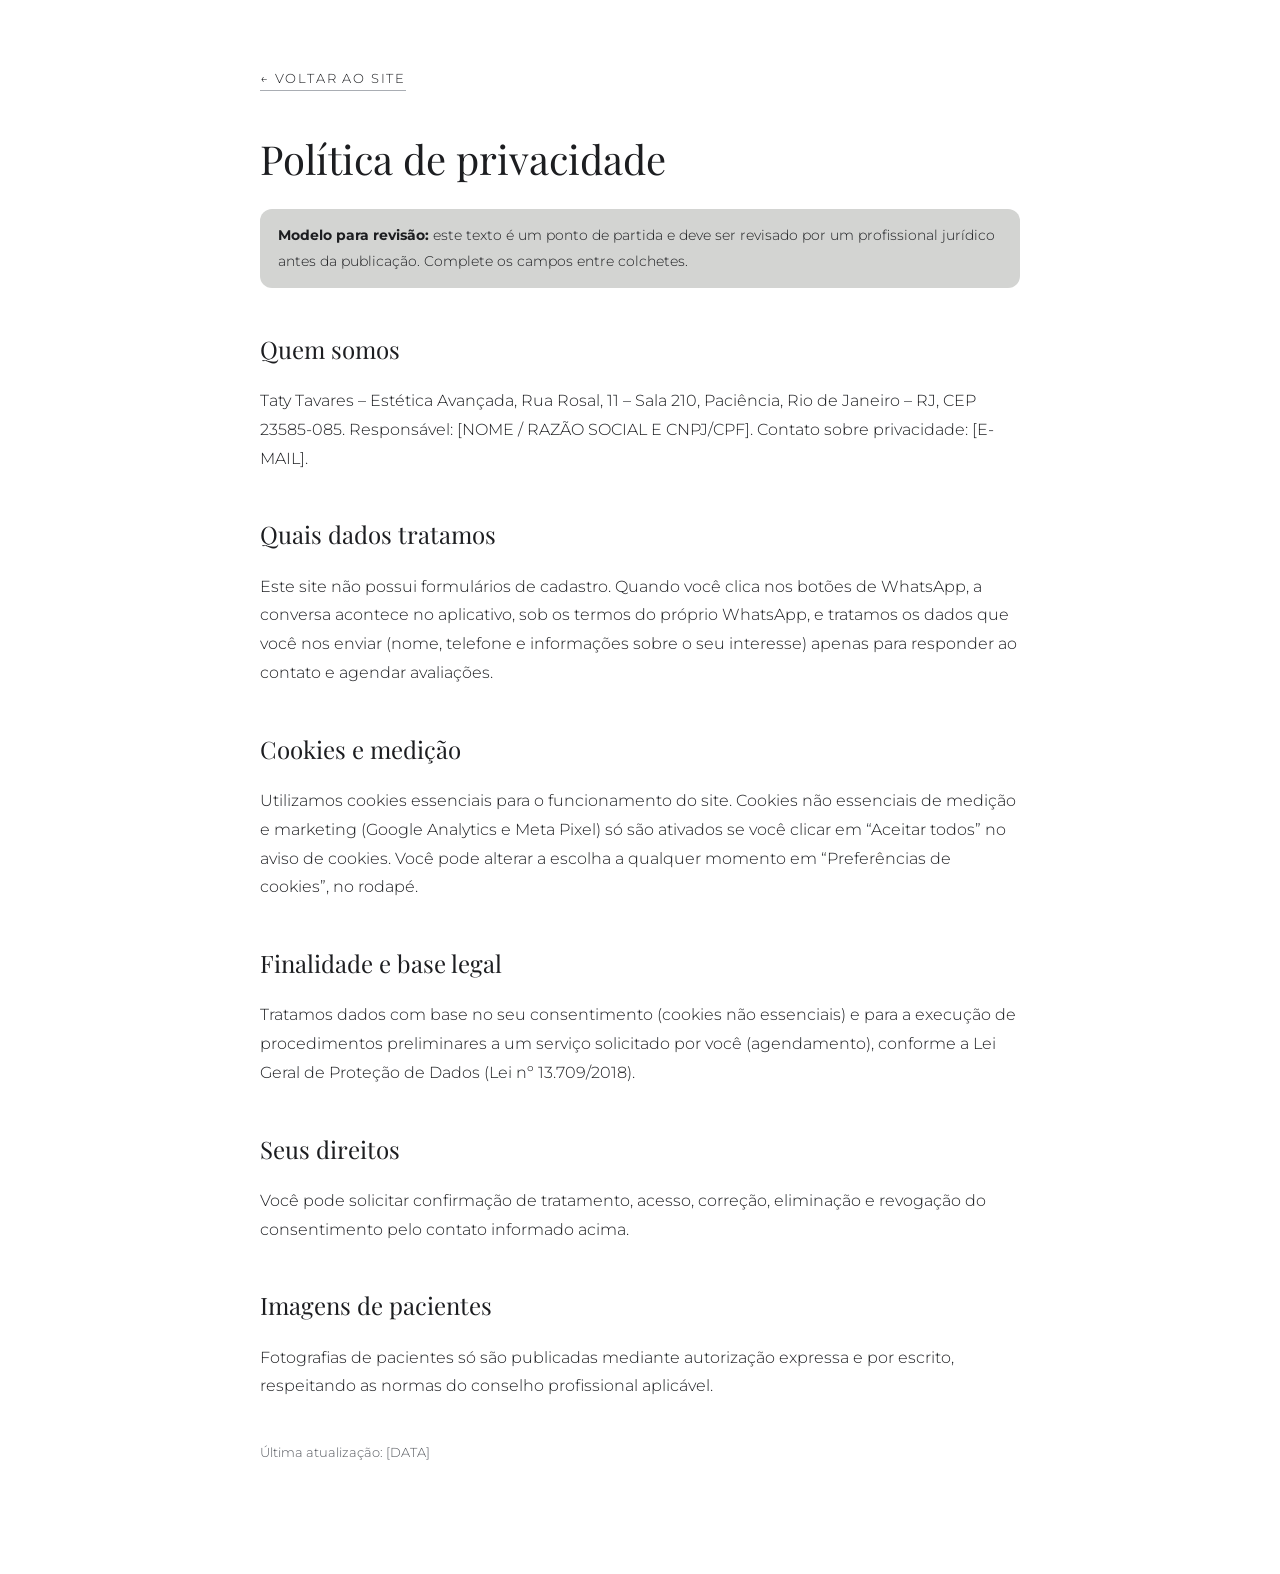
<file: privacidade.html>
<!DOCTYPE html>
<html lang="pt-BR">
<head>
<meta charset="utf-8">
<meta name="viewport" content="width=device-width, initial-scale=1">
<title>Política de privacidade · Taty Tavares – Estética Avançada</title>
<meta name="robots" content="noindex">
<link href="https://fonts.googleapis.com/css2?family=Montserrat:wght@300;400;500&family=Playfair+Display:wght@400&display=swap" rel="stylesheet">
<style>
  body{margin:0;background:#fff;color:#1C1D20;font:300 16px/1.8 Montserrat,system-ui,sans-serif}
  main{max-width:760px;margin:0 auto;padding:64px 24px 96px}
  h1,h2{font-family:'Playfair Display',Georgia,serif;font-weight:400}
  h1{font-size:40px;margin:0 0 8px}h2{font-size:24px;margin:40px 0 8px}
  a{color:inherit}.back{display:inline-block;margin-bottom:32px;font-size:13px;letter-spacing:.14em;text-transform:uppercase;text-decoration:none;border-bottom:1px solid #A9ADB3}
  .warn{padding:14px 18px;background:#D3D4D2;border-radius:12px;font-size:14px}
</style>
</head>
<body>
<main>
  <a class="back" href="index.html">← Voltar ao site</a>
  <h1>Política de privacidade</h1>
  <p class="warn"><b>Modelo para revisão:</b> este texto é um ponto de partida e deve ser revisado por um profissional jurídico antes da publicação. Complete os campos entre colchetes.</p>

  <h2>Quem somos</h2>
  <p>Taty Tavares – Estética Avançada, Rua Rosal, 11 – Sala 210, Paciência, Rio de Janeiro – RJ, CEP 23585-085. Responsável: [NOME / RAZÃO SOCIAL E CNPJ/CPF]. Contato sobre privacidade: [E-MAIL].</p>

  <h2>Quais dados tratamos</h2>
  <p>Este site não possui formulários de cadastro. Quando você clica nos botões de WhatsApp, a conversa acontece no aplicativo, sob os termos do próprio WhatsApp, e tratamos os dados que você nos enviar (nome, telefone e informações sobre o seu interesse) apenas para responder ao contato e agendar avaliações.</p>

  <h2>Cookies e medição</h2>
  <p>Utilizamos cookies essenciais para o funcionamento do site. Cookies não essenciais de medição e marketing (Google Analytics e Meta Pixel) só são ativados se você clicar em “Aceitar todos” no aviso de cookies. Você pode alterar a escolha a qualquer momento em “Preferências de cookies”, no rodapé.</p>

  <h2>Finalidade e base legal</h2>
  <p>Tratamos dados com base no seu consentimento (cookies não essenciais) e para a execução de procedimentos preliminares a um serviço solicitado por você (agendamento), conforme a Lei Geral de Proteção de Dados (Lei nº 13.709/2018).</p>

  <h2>Seus direitos</h2>
  <p>Você pode solicitar confirmação de tratamento, acesso, correção, eliminação e revogação do consentimento pelo contato informado acima.</p>

  <h2>Imagens de pacientes</h2>
  <p>Fotografias de pacientes só são publicadas mediante autorização expressa e por escrito, respeitando as normas do conselho profissional aplicável.</p>

  <p style="margin-top:40px;font-size:13px;color:#55585E">Última atualização: [DATA]</p>
</main>
</body>
</html>
</file>
<file: style.css>
/* ==========================================================
   Taty Tavares – Estética Avançada
   Paleta: cinza grafite + platina (sem bege/dourado)
   Mobile-first. Fontes: Playfair Display + Montserrat.
   ========================================================== */
:root{
  --onyx:#1C1D20;
  --grafite:#2E3034;
  --hero:#35373B;
  --chumbo:#55585E;
  --platina:#A9ADB3;
  --prata:#D6D8DB;
  --cimento:#D3D4D2;
  --branco:#FFFFFF;
  --off:#F6F6F5;
  --metal:linear-gradient(135deg,#9A9EA4 0%,#E4E6E8 45%,#A9ADB3 70%,#D3D6D9 100%);
  --metal-escuro:linear-gradient(135deg,#3A3D42 0%,#7B7F86 42%,#4A4D53 72%,#6D7178 100%);
  --hair:rgba(169,173,179,.5);
  --serif:'Playfair Display',Georgia,'Times New Roman',serif;
  --sans:'Montserrat',system-ui,-apple-system,'Segoe UI',sans-serif;
  --ease:cubic-bezier(.22,1,.36,1);
  --r:14px;
  --gut:clamp(20px,5vw,56px);
  --pad:clamp(72px,10vw,128px);
}
*,*::before,*::after{box-sizing:border-box}
html{scroll-behavior:smooth;-webkit-text-size-adjust:100%;scroll-padding-top:76px}
body{margin:0;background:var(--branco);color:var(--onyx);font-family:var(--sans);font-weight:300;font-size:16px;line-height:1.75;overflow-x:hidden;-webkit-font-smoothing:antialiased}
body.lock{overflow:hidden}
img,svg,iframe{display:block;max-width:100%}
a{color:inherit}
h1,h2,h3,p,figure,blockquote,ul,ol{margin:0;padding:0}
ul,ol{list-style:none}
button{font:inherit;color:inherit;background:none;border:0;cursor:pointer;padding:0}
address{font-style:normal}
:focus-visible{outline:2px solid var(--platina);outline-offset:3px}
.skip{position:absolute;left:-999px;top:8px;z-index:900;background:var(--onyx);color:#fff;padding:12px 18px;font-size:13px}
.skip:focus{left:8px}
.wrap{width:100%;max-width:1200px;margin-inline:auto;padding-inline:var(--gut)}
.wrap--narrow{max-width:900px}
.wrap--faq{max-width:840px}
.center{text-align:center}

/* Tipografia */
.label{font:500 11px/1.4 var(--sans);letter-spacing:.26em;text-transform:uppercase;color:var(--chumbo)}
.label--light{color:var(--platina)}
.h2{font-family:var(--serif);font-weight:400;font-size:clamp(32px,4.6vw,54px);line-height:1.15;letter-spacing:-.01em}
.h2 em,.display em{font-style:italic;font-weight:400}
.h2--light{color:#fff}
.sub{max-width:640px;color:var(--chumbo)}
.metal{background:var(--metal-escuro);-webkit-background-clip:text;background-clip:text;color:transparent;-webkit-text-fill-color:transparent}
.metal--l{background-image:var(--metal)}
.sec-head{display:grid;gap:18px;margin-bottom:clamp(40px,6vw,72px)}
.sec-head--center{text-align:center;justify-items:center}
.proc .sub,.clinic .sub{color:var(--prata)}

/* Botões */
.btn{position:relative;overflow:hidden;display:inline-flex;align-items:center;justify-content:center;text-align:center;min-height:50px;padding:0 30px;border-radius:999px;border:1px solid transparent;font:500 12px/1.2 var(--sans);letter-spacing:.14em;text-transform:uppercase;text-decoration:none;transition:background .5s var(--ease),color .5s var(--ease),border-color .5s var(--ease),transform .5s var(--ease);isolation:isolate}
.btn::after{content:'';position:absolute;top:0;left:0;width:50%;height:100%;z-index:-1;background:linear-gradient(100deg,transparent,rgba(255,255,255,.45),transparent);transform:translateX(-170%) skewX(-20deg)}
.btn:hover::after{transform:translateX(300%) skewX(-20deg);transition:transform 1s var(--ease)}
.btn:hover{transform:translateY(-1px)}
.btn--gold{background:var(--metal);color:var(--onyx)}
.btn--dark{background:var(--onyx);color:#fff}
.btn--dark:hover{background:var(--grafite)}
.btn--ghost{border-color:rgba(255,255,255,.55);color:#fff}
.btn--ghost:hover{background:rgba(255,255,255,.08);border-color:#fff}
.btn--line{border-color:var(--chumbo);color:var(--onyx)}
.btn--line:hover{background:var(--onyx);color:#fff;border-color:var(--onyx)}
.btn--light{border-color:var(--platina);color:#fff}
.btn--light:hover{background:#fff;color:var(--onyx);border-color:#fff}
.btn--sm{min-height:44px;padding:0 22px;font-size:11px}

/* Placeholders de foto (--img define a foto real) */
.ph{position:relative;display:block;width:100%;height:100%;border-radius:inherit;overflow:hidden;
  background:var(--img,linear-gradient(160deg,#6B6E73,#3A3C41));background-size:cover;background-position:center}
.ph::after{content:attr(data-label);position:absolute;inset:0;display:grid;place-items:center;padding:16px;text-align:center;font:400 11px/1.5 var(--sans);letter-spacing:.2em;text-transform:uppercase;color:rgba(255,255,255,.7)}
.ph[style*="--img"]::after{display:none}
/* Enquadramento da foto principal: rosto e meio corpo em destaque */
.ph--about{background-position:52% 30%}
.ph--hero{background-position:50% 12%}
@media (min-width:960px){.ph--hero{background-position:50% 8%}}

/* Cabeçalho */
.header{position:fixed;inset:0 0 auto 0;z-index:300;display:flex;align-items:center;justify-content:space-between;gap:20px;padding:16px var(--gut);border-bottom:1px solid transparent;transition:background .5s var(--ease),padding .5s var(--ease),border-color .5s,box-shadow .5s}
.header.is-scrolled{background:rgba(255,255,255,.92);-webkit-backdrop-filter:blur(14px);backdrop-filter:blur(14px);padding-block:10px;border-color:var(--hair)}
.logo{display:grid;line-height:1.1;text-decoration:none;color:#fff;transition:color .4s;min-width:0}
.logo__n{font-family:var(--serif);font-size:22px;letter-spacing:.01em;white-space:nowrap}
.logo__s{font:400 9px/1.4 var(--sans);letter-spacing:.3em;text-transform:uppercase;opacity:.85;white-space:nowrap}
.header.is-scrolled .logo{color:var(--onyx)}
.nav{display:none}
.nav a{font:400 12px/1 var(--sans);letter-spacing:.08em;text-decoration:none;color:#fff;padding:12px 0;position:relative;transition:color .4s}
.nav a::after{content:'';position:absolute;left:0;right:0;bottom:5px;height:1px;background:currentColor;transform:scaleX(0);transform-origin:left;transition:transform .6s var(--ease)}
.nav a:hover::after{transform:scaleX(1)}
.header.is-scrolled .nav a{color:var(--onyx)}
.header__end{display:flex;align-items:center;gap:6px;flex:none}
.header__end .btn{display:none}
.burger{position:relative;width:48px;height:48px;z-index:320}
.burger span{position:absolute;left:11px;right:11px;height:1.5px;background:#fff;transition:transform .5s var(--ease),background .3s}
.burger span:nth-child(1){top:18px}.burger span:nth-child(2){top:28px}
.header.is-scrolled .burger span{background:var(--onyx)}
.menu-open .burger span{background:#fff!important}
.menu-open .burger span:nth-child(1){transform:translateY(5px) rotate(45deg)}
.menu-open .burger span:nth-child(2){transform:translateY(-5px) rotate(-45deg)}
.menu-open .header{background:transparent;border-color:transparent;backdrop-filter:none;-webkit-backdrop-filter:none}
.menu-open .logo{color:#fff!important}
.menu{position:fixed;inset:0;z-index:310;background:var(--onyx);display:grid;place-items:center;opacity:0;visibility:hidden;transition:opacity .6s var(--ease),visibility .6s;overflow-y:auto}
.menu-open .menu{opacity:1;visibility:visible}
.menu nav{display:grid;gap:4px;justify-items:center;text-align:center;padding:100px var(--gut) 50px}
.menu nav a:not(.btn){font-family:var(--serif);font-size:clamp(30px,9vw,42px);color:#fff;text-decoration:none;padding:5px 0}
.menu .btn{margin-top:24px}

/* Hero */
.hero{position:relative;overflow:hidden;background:var(--hero);color:#fff;padding:112px 0 0}
.hero__bg{position:absolute;inset:0;background:
  radial-gradient(55% 60% at 72% 40%,rgba(150,154,160,.42),rgba(150,154,160,0) 72%),
  radial-gradient(45% 55% at 4% 100%,rgba(0,0,0,.35),transparent 70%)}
.hero__grid{position:relative;z-index:2;display:grid;gap:36px;align-items:center}
.hero__visual{order:-1;width:min(82vw,400px);aspect-ratio:4/5;justify-self:center;border-radius:var(--r);overflow:hidden;box-shadow:0 30px 60px -30px rgba(0,0,0,.55)}
.eyebrow{font:500 11px/1.5 var(--sans);letter-spacing:.26em;text-transform:uppercase;color:var(--prata)}
.display{font-family:var(--serif);font-weight:400;font-size:clamp(40px,10.5vw,76px);line-height:1.06;letter-spacing:-.015em;margin-top:18px}
.lead{max-width:520px;margin-top:22px;color:var(--prata);font-size:16px}
.hero__cta{display:grid;gap:12px;margin-top:32px}
.trust{position:relative;z-index:2;display:grid;grid-template-columns:1fr 1fr;margin-top:clamp(44px,7vw,80px);border-top:1px solid rgba(255,255,255,.18)}
.trust li{padding:22px 14px 22px 0;display:grid;gap:2px;align-content:start}
.trust li:nth-child(n+3){border-top:1px solid rgba(255,255,255,.12)}
.trust b{font-family:var(--serif);font-weight:400;font-size:clamp(24px,3vw,34px);line-height:1.1}
.trust span{font-size:12.5px;line-height:1.5;color:var(--prata)}

/* Sobre */
.about{background:var(--branco);padding:var(--pad) 0}
.about__grid{display:grid;gap:44px;align-items:center}
.about__photo{aspect-ratio:4/5;max-width:520px;border-radius:var(--r);overflow:hidden}
.about__text{display:grid;gap:18px;justify-items:start}
.about__text p:not(.label){color:var(--chumbo)}
.about__text .h2{margin-bottom:6px}

/* Procedimentos */
.proc{background:var(--onyx);color:#fff;padding:var(--pad) 0;background-image:radial-gradient(45% 50% at 95% 0%,rgba(169,173,179,.16),transparent 70%)}
.cards{display:grid;gap:22px}
.pcard{display:flex;flex-direction:column;background:var(--grafite);border-radius:var(--r);overflow:hidden;border:1px solid rgba(169,173,179,.18)}
.pcard .ph{aspect-ratio:4/3;height:auto;border-radius:0;transition:transform 1.4s var(--ease)}
.pcard>.ph{overflow:hidden}
.pcard__b{display:grid;gap:12px;align-content:start;justify-items:start;padding:24px 24px 28px;flex:1}
.pcard h3{font-family:var(--serif);font-weight:400;font-size:24px;line-height:1.2}
.pcard p{color:var(--prata);font-size:14.5px;line-height:1.7}
.pcard .btn{margin-top:auto}
.pcard__b{grid-template-rows:auto 1fr auto}

/* Diferenciais */
.diffs{background:var(--cimento);padding:var(--pad) 0}
.diffs__grid{display:grid;gap:14px}
.diff{display:grid;gap:12px;justify-items:start;padding:28px;background:rgba(255,255,255,.55);border-radius:var(--r);border:1px solid rgba(255,255,255,.7)}
.diff h3{font-family:var(--serif);font-weight:400;font-size:22px;line-height:1.25}
.diff p{color:var(--chumbo);font-size:14.5px;line-height:1.65}

/* Resultados */
.results{background:var(--branco);padding:var(--pad) 0}
.gal{display:grid;gap:12px}
.g{position:relative;display:block;width:100%;aspect-ratio:4/5;border-radius:var(--r);overflow:hidden;background:var(--grafite);cursor:zoom-in}
.g .ph{transition:transform 1.4s var(--ease)}
.g:hover .ph{transform:scale(1.05)}
.g em{position:absolute;left:0;right:0;bottom:0;padding:34px 18px 16px;font:400 12px/1.4 var(--sans);font-style:normal;letter-spacing:.12em;text-transform:uppercase;color:#fff;text-align:left;background:linear-gradient(to top,rgba(20,21,23,.82),transparent);z-index:2}
.note{margin-top:28px;text-align:center;font-size:13px;color:var(--chumbo)}

/* Avaliações */
.reviews{background:var(--cimento);padding:var(--pad) 0}
.rev-grid{display:grid;gap:16px;margin-bottom:44px}
.rev{display:grid;gap:16px;align-content:start;padding:28px;background:#fff;border-radius:var(--r)}
.rev__top{display:flex;justify-content:space-between;align-items:center;gap:12px}
.stars{display:inline-flex;gap:3px}
.stars svg{width:18px;height:18px}
.rev__g{font:500 12px/1 var(--sans);letter-spacing:.06em;color:var(--chumbo);display:inline-flex;align-items:center;gap:6px}
.rev__g b{display:grid;place-items:center;width:20px;height:20px;border-radius:50%;background:var(--onyx);color:#fff;font:500 11px/1 var(--sans)}
.rev blockquote{font-family:var(--serif);font-style:italic;font-size:18px;line-height:1.55}
.rev figcaption{font:500 11px/1.4 var(--sans);letter-spacing:.2em;text-transform:uppercase;color:var(--chumbo)}

/* Clínica */
.clinic{background:var(--onyx);color:#fff;padding:var(--pad) 0}
.gal--clinic .g{aspect-ratio:1/1}

/* Banner de conversão */
.cta{position:relative;background:linear-gradient(160deg,var(--grafite),#4A4D52);color:#fff;text-align:center;padding:var(--pad) 0;border-block:1px solid rgba(214,216,219,.35)}
.cta__in{display:grid;justify-items:center;gap:26px}
.cta__rule{display:block;width:64px;height:1px;background:var(--metal)}
.cta p{max-width:560px;color:var(--prata)}

/* FAQ */
.faq{background:var(--branco);padding:var(--pad) 0}
.acc{border-top:1px solid var(--hair)}
.acc__item{border-bottom:1px solid var(--hair)}
.acc__q{width:100%;min-height:68px;display:flex;align-items:center;justify-content:space-between;gap:18px;text-align:left;padding:20px 0;font-family:var(--serif);font-size:clamp(18px,2.4vw,22px);line-height:1.35}
.acc__q i{position:relative;flex:none;width:20px;height:20px;transition:transform .6s var(--ease)}
.acc__q i::before,.acc__q i::after{content:'';position:absolute;left:0;right:0;top:50%;height:1.5px;background:var(--onyx)}
.acc__q i::after{transform:rotate(90deg)}
.acc__q[aria-expanded="true"] i{transform:rotate(45deg)}
.acc__a{display:grid;grid-template-rows:0fr;transition:grid-template-rows .6s var(--ease)}
.acc__a>div{overflow:hidden}
.acc__item.is-open .acc__a{grid-template-rows:1fr}
.acc__a p{padding:0 36px 24px 0;color:var(--chumbo)}

/* Localização */
.loc{background:var(--off);padding:var(--pad) 0}
.loc__grid{display:grid;gap:40px}
.loc__info{display:grid;gap:22px;align-content:start;justify-items:start}
.loc__addr{color:var(--chumbo);line-height:1.8}
.loc__addr b{display:block;color:var(--onyx);font-weight:500}
.loc__wa{display:grid;gap:2px}
.loc__wa small,.loc__hl{font:500 11px/1.4 var(--sans);letter-spacing:.24em;text-transform:uppercase;color:var(--chumbo)}
.loc__wa a{font-family:var(--serif);font-size:26px;text-decoration:none}
.hours{margin-top:8px;border-collapse:collapse;width:100%;max-width:380px}
.hours th,.hours td{padding:9px 0;border-bottom:1px solid var(--hair);font-size:14.5px;text-align:left;font-weight:300}
.hours th{font-weight:400}
.hours td{text-align:right;color:var(--chumbo)}
.loc__btns{display:flex;flex-wrap:wrap;gap:12px}
.loc__map{min-height:340px;border-radius:var(--r);overflow:hidden;background:var(--cimento)}
.loc__map iframe{width:100%;height:100%;min-height:340px;border:0}

/* Rodapé */
.foot{background:var(--onyx);color:var(--prata);padding:72px 0 28px}
.foot__grid{display:grid;gap:40px}
.logo--foot{color:#fff}
.foot__reg{margin-top:14px;font-size:12px;color:var(--platina)}
.social{display:grid;gap:4px;margin-top:16px}
.social a,.social span{font-size:13px;color:var(--platina);text-decoration:none}
.social a:hover{color:#fff}
.foot__col{display:grid;gap:6px;align-content:start;justify-items:start}
.foot__col h3{font:500 11px/1.4 var(--sans);letter-spacing:.26em;text-transform:uppercase;color:#fff;margin-bottom:8px}
.foot__col a,.foot__col span{font-size:14px;color:var(--prata);text-decoration:none;line-height:1.7}
.foot__col a:hover{color:#fff}
.foot__legal{display:grid;gap:10px;margin-top:52px;padding-top:24px;border-top:1px solid rgba(169,173,179,.25);font-size:12.5px;color:var(--platina)}
.foot__legal a,.linkbtn{color:var(--prata);text-decoration:underline;text-underline-offset:3px;font-size:inherit}
.foot__disc{max-width:70ch}

/* WhatsApp flutuante */
.wa-float{position:fixed;right:max(16px,env(safe-area-inset-right));bottom:max(16px,env(safe-area-inset-bottom));z-index:250;width:58px;height:58px;border-radius:50%;display:grid;place-items:center;background:var(--onyx);border:1px solid var(--platina);box-shadow:0 10px 28px -8px rgba(0,0,0,.5);transition:transform .5s var(--ease)}
.wa-float:hover{transform:scale(1.07)}
.wa-float::before{content:'';position:absolute;inset:-1px;border-radius:50%;border:1px solid var(--platina);opacity:0;animation:pulse 6s ease-out infinite;pointer-events:none}
@keyframes pulse{0%,72%{transform:scale(1);opacity:0}78%{opacity:.55}100%{transform:scale(1.7);opacity:0}}

/* Lightbox */
.lb{position:fixed;inset:0;z-index:600;background:rgba(18,19,21,.94);display:grid;place-items:center;padding:56px 56px 40px}
.lb[hidden]{display:none}
.lb__f{margin:0;display:grid;gap:14px;justify-items:center;max-width:min(92vw,980px)}
.lb__stage img{max-height:78vh;max-width:100%;border-radius:var(--r)}
.lb__ph{width:min(86vw,640px);aspect-ratio:4/5;max-height:74vh;border-radius:var(--r);background:linear-gradient(160deg,#6B6E73,#3A3C41);display:grid;place-items:center;padding:20px;text-align:center;font:400 12px/1.6 var(--sans);letter-spacing:.2em;text-transform:uppercase;color:rgba(255,255,255,.75)}
.lb figcaption{font:400 12px/1.4 var(--sans);letter-spacing:.2em;text-transform:uppercase;color:var(--prata);text-align:center}
.lb__x,.lb__n{position:absolute;width:48px;height:48px;border-radius:50%;border:1px solid rgba(255,255,255,.4);color:#fff;font-size:28px;line-height:1;display:grid;place-items:center;transition:background .3s}
.lb__x:hover,.lb__n:hover{background:rgba(255,255,255,.12)}
.lb__x{top:12px;right:12px}
.lb__n{top:50%;margin-top:-24px}
.lb__n--p{left:8px}.lb__n--n{right:8px}

/* Cookies */
.cookie{position:fixed;left:12px;right:12px;bottom:12px;z-index:700;max-width:760px;margin-inline:auto;display:grid;gap:14px;padding:20px 22px;background:#fff;color:var(--onyx);border:1px solid var(--hair);border-radius:var(--r);box-shadow:0 20px 50px -15px rgba(0,0,0,.4);font-size:13.5px;line-height:1.6}
.cookie[hidden]{display:none}
.cookie a{text-decoration:underline;text-underline-offset:3px}
.cookie__b{display:flex;flex-wrap:wrap;gap:10px}

/* Reveals */
.js [data-reveal]{opacity:0;transform:translate3d(0,22px,0);transition:opacity 1s var(--ease),transform 1s var(--ease);transition-delay:var(--d,0s)}
.js [data-reveal].in{opacity:1;transform:none}
.js .mask{display:block;overflow:hidden;padding-bottom:.14em;margin-bottom:-.14em}
.js .mask>span{display:block;transform:translate3d(0,110%,0);transition:transform 1.2s var(--ease);transition-delay:var(--d,0s)}
.js .mask.in>span{transform:none}

/* Tablet */
@media (min-width:640px){
  .header__end .btn{display:inline-flex}
  .hero__cta{display:flex;flex-wrap:wrap}
  .trust{grid-template-columns:repeat(4,1fr)}
  .trust li{padding-right:20px}
  .trust li:nth-child(n+3){border-top:0}
  .trust li+li{padding-left:22px;border-left:1px solid rgba(255,255,255,.14)}
  .cards,.diffs__grid{grid-template-columns:1fr 1fr}
  .gal--3,.gal--clinic{grid-template-columns:1fr 1fr 1fr}
  .rev-grid{grid-template-columns:1fr 1fr}
  .foot__grid{grid-template-columns:1fr 1fr}
}
/* Desktop */
@media (min-width:960px){
  .nav{display:flex;gap:clamp(16px,2vw,32px)}
  .burger{display:none}
  .hero{padding-top:120px}
  .hero__grid{grid-template-columns:1.1fr .9fr;gap:64px}
  .hero__visual{order:0;width:100%;max-width:470px;justify-self:end}
  .about__grid{grid-template-columns:.85fr 1fr;gap:clamp(48px,8vw,110px)}
  .cards{grid-template-columns:repeat(3,1fr)}
  .diffs__grid{grid-template-columns:repeat(3,1fr)}
  .rev-grid{grid-template-columns:repeat(3,1fr)}
  .loc__grid{grid-template-columns:1fr 1.1fr;gap:64px;align-items:stretch}
  .foot__grid{grid-template-columns:1.3fr .9fr 1.1fr 1.2fr;gap:48px}
  .foot__legal{grid-template-columns:1fr auto}
  .foot__disc{grid-column:1/-1}
  .cookie{grid-template-columns:1fr auto;align-items:center}
}
@media (min-width:960px) and (max-height:700px){.hero{padding-top:104px}}
@media (max-width:380px){.logo__n{font-size:19px}.logo__s{letter-spacing:.2em}.btn{padding:0 22px}}
@media (max-width:639px){.lb{padding:60px 12px 30px}.lb__n--p{left:2px}.lb__n--n{right:2px}.lb__n{top:auto;bottom:10px;margin:0}.lb__n--p{left:calc(50% - 56px)}.lb__n--n{right:calc(50% - 56px)}}

@media (prefers-reduced-motion:reduce){
  html{scroll-behavior:auto}
  *,*::before,*::after{animation:none!important;transition:none!important}
  .js [data-reveal],.js .mask>span{opacity:1!important;transform:none!important}
}

/* Resultados: quadros quadrados para mostrar as comparações inteiras */
.gal--3 .g{aspect-ratio:1/1;background:var(--onyx)}
.gal--3 .g:nth-child(4) .ph{background-size:contain;background-repeat:no-repeat}
.gal--3 .g:nth-child(1) .ph{background-position:50% 55%}

/* Nossa clínica: 4 fotos */
@media (min-width:640px){.gal--clinic{grid-template-columns:1fr 1fr}}
@media (min-width:960px){.gal--clinic{grid-template-columns:repeat(4,1fr)}}
</file>
